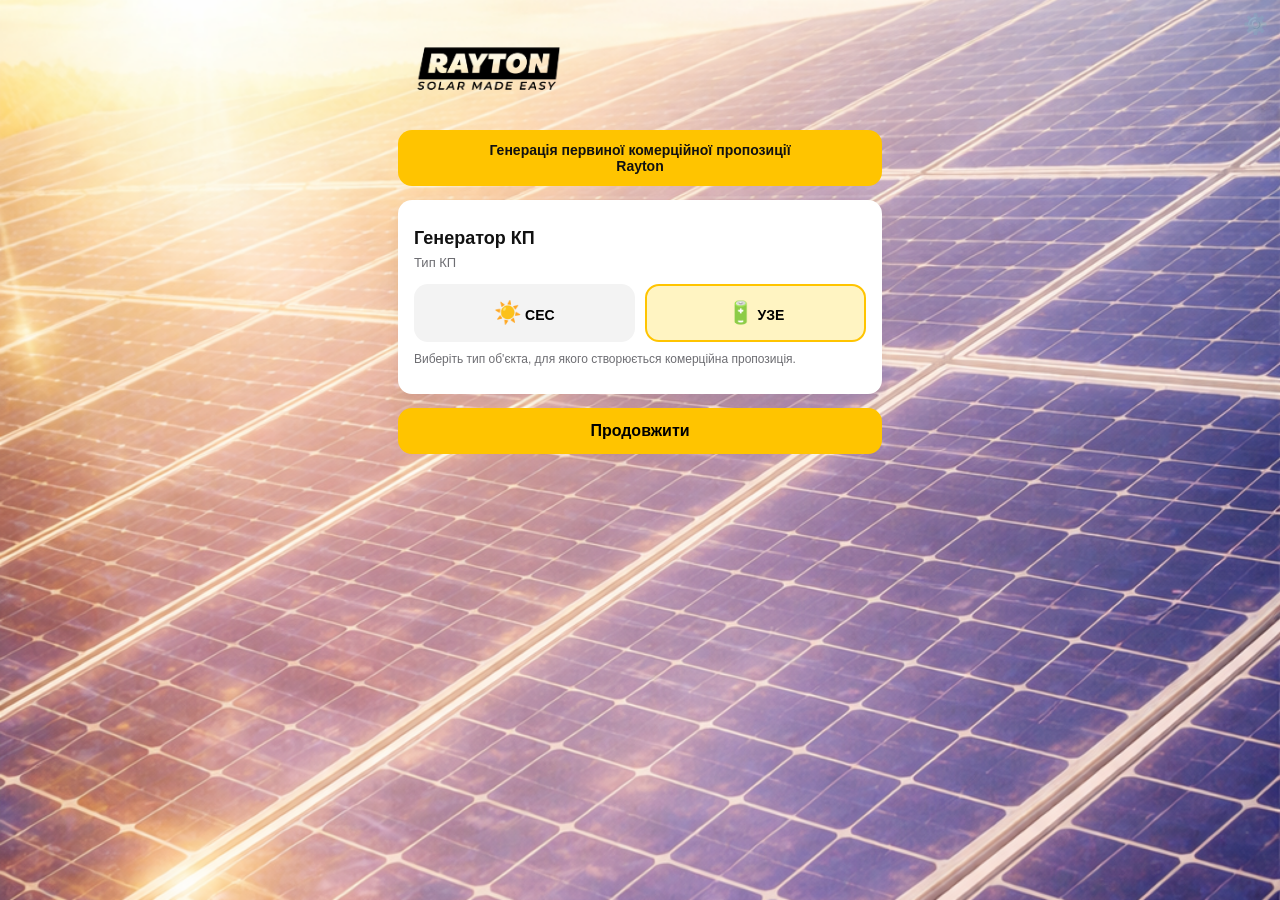
<file: webappKP generator/index.html>
<!DOCTYPE html>
<html lang="uk">
<head>
  <meta charset="UTF-8" />
  <meta name="viewport" content="width=device-width, initial-scale=1, maximum-scale=1" />
  <title>Rayton — Генератор КП</title>

  <script src="https://telegram.org/js/telegram-web-app.js"></script>
  <link rel="stylesheet" href="css/telegram.css" />
  <script src="js/auth.js" defer></script>
  <script src="js/app.js" defer></script>
</head>

<body>

<div class="app">

  <!-- Logo -->
  <div class="logo-wrap">
    <img src="logo.png" class="logo" alt="Rayton">
  </div>

  <!-- Yellow banner -->
  <div class="banner">
    Генерація первиної комерційної пропозиції<br>
    <strong>Rayton</strong>
  </div>

  <!-- Main card -->
  <div class="card">

    <h1 class="title">Генератор КП</h1>

    <div class="subtitle">
      Тип КП
    </div>

    <div class="type-grid">

      <button
        class="type-card"
        id="ses"
        type="button"
        onclick="selectType('ses')"
      >
        <span class="type-icon">☀️</span>
        <span class="type-name">СЕС</span>
      </button>

      <button
        class="type-card active"
        id="uze"
        type="button"
        onclick="selectType('uze')"
      >
        <span class="type-icon">🔋</span>
        <span class="type-name">УЗЕ</span>
      </button>

    </div>

    <p class="hint">
      Виберіть тип об'єкта, для якого створюється комерційна пропозиція.
    </p>

  </div>

  <!-- Settings -->
  <a href="settings.html" style="position:fixed;top:12px;right:12px;font-size:20px;text-decoration:none;opacity:0.4;z-index:100">⚙️</a>

  <!-- Button -->
  <button class="primary-btn" onclick="goNext()">
    Продовжити
  </button>

</div>

</body>
</html>
</file>
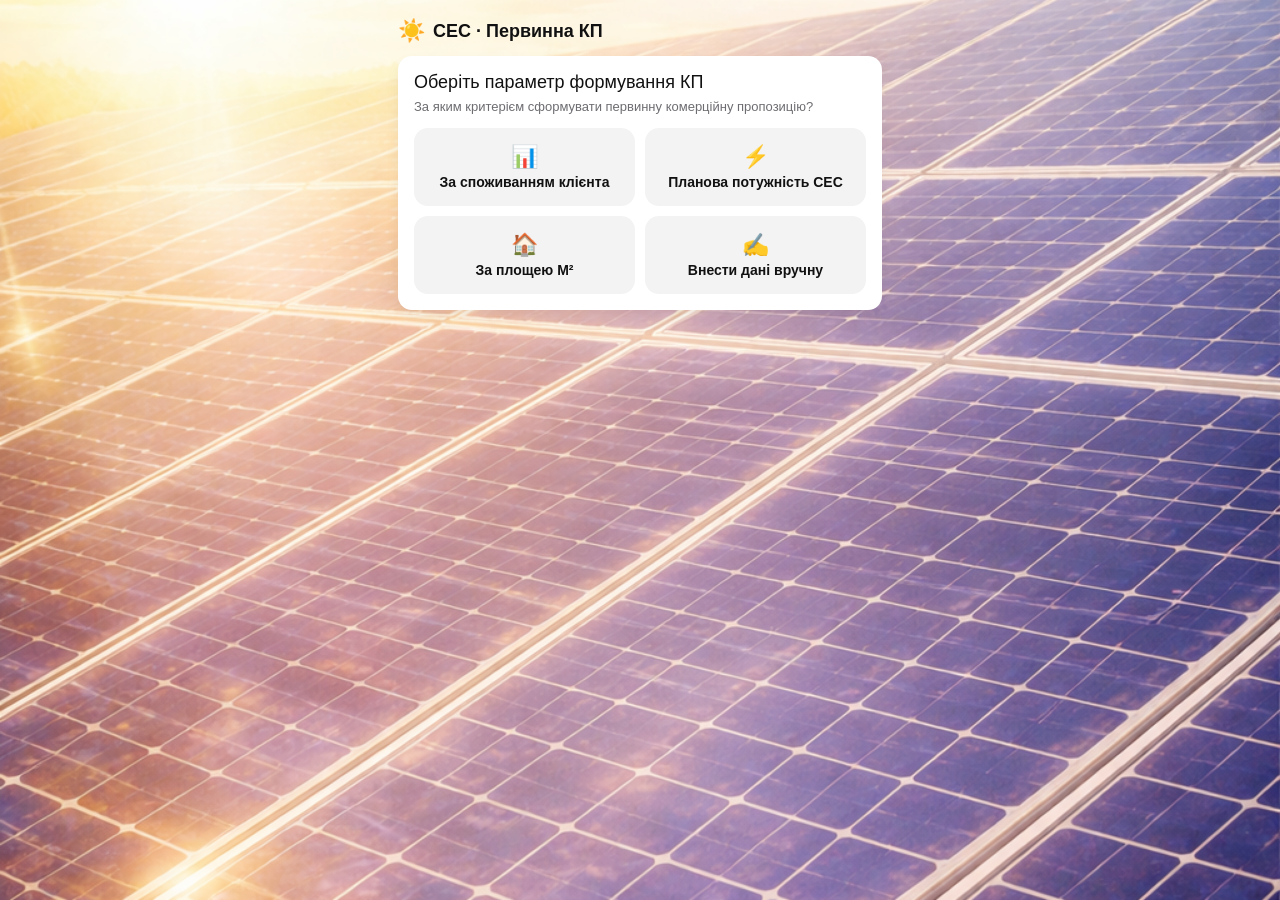
<file: webappKP generator/ses/index.html>
<!DOCTYPE html>
<html lang="uk">
<head>
  <meta charset="UTF-8" />
  <meta name="viewport" content="width=device-width, initial-scale=1, maximum-scale=1" />
  <title>СЕС — Первинна КП</title>

  <script src="https://telegram.org/js/telegram-web-app.js"></script>
  <link rel="stylesheet" href="../css/telegram.css" />

  <!-- Global logic -->
  <script src="../js/app.js" defer></script>

  <!-- Page specific logic -->
  <script src="../js/ses/index.js" defer></script>
</head>

<body>

<div class="app">

  <!-- Header -->
  <div class="page-header">
    <span class="page-icon">☀️</span>
    <h1 class="page-title">СЕС · Первинна КП</h1>
  </div>

  <!-- Router card -->
  <div class="card">

    <div class="title">
      Оберіть параметр формування КП
    </div>

    <div class="subtitle">
      За яким критерієм сформувати первинну комерційну пропозицію?
    </div>

    <div class="type-grid">

      <div class="type-card" data-target="consumption.html" role="button">
        <div class="type-icon">📊</div>
        <div class="type-name">За споживанням клієнта</div>
      </div>

      <div class="type-card" data-target="power.html" role="button">
        <div class="type-icon">⚡</div>
        <div class="type-name">Планова потужність СЕС</div>
      </div>

      <div class="type-card" data-target="roof.html" role="button">
        <div class="type-icon">🏠</div>
        <div class="type-name">За площею М²</div>
      </div>

      <!-- 🔥 Новий режим -->
      <div class="type-card" data-target="manual.html" role="button">
        <div class="type-icon">✍️</div>
        <div class="type-name">Внести дані вручну</div>
      </div>

    </div>

  </div>

</div>

</body>
</html>
</file>
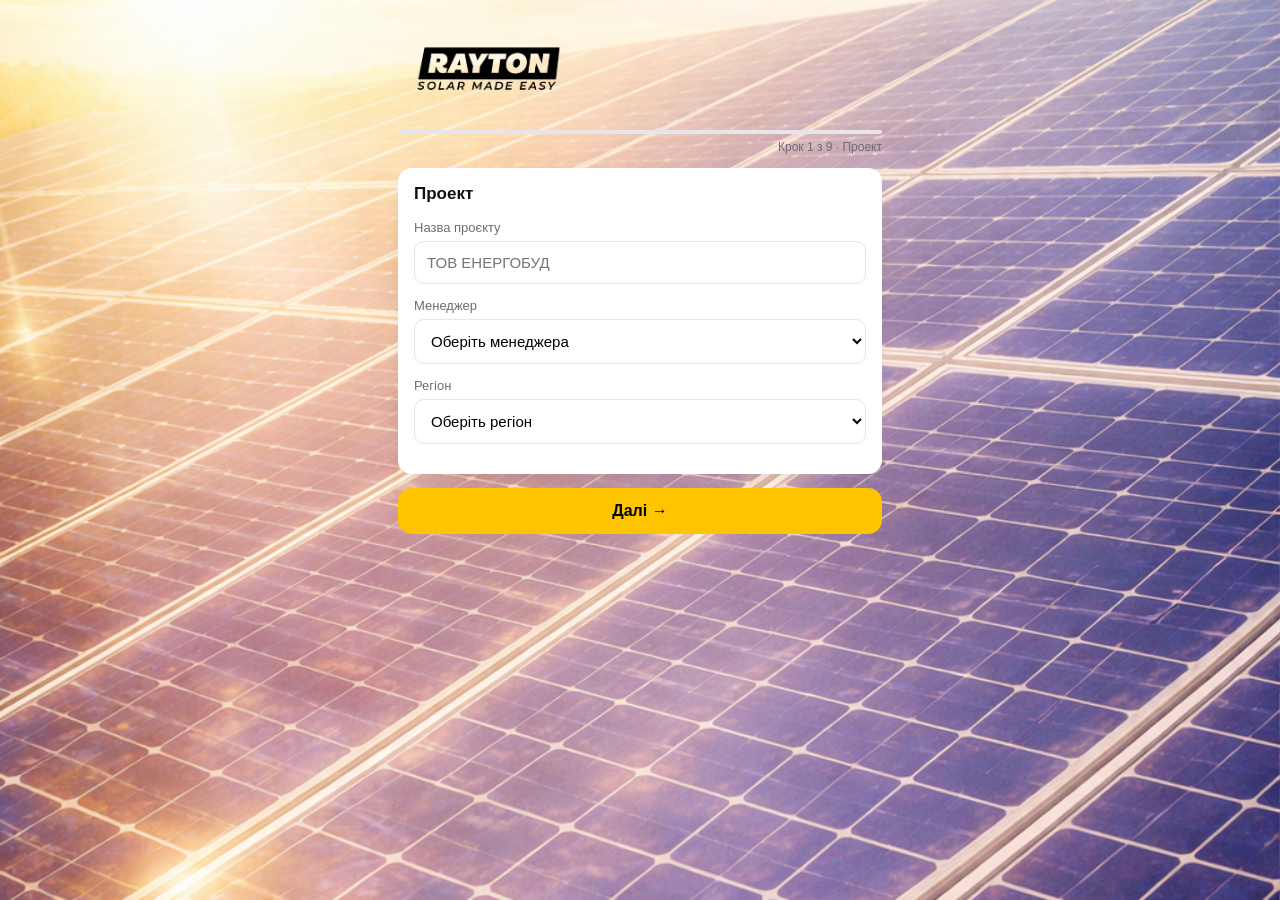
<file: webappKP generator/ses2/index.html>
<!DOCTYPE html>
<html lang="uk">
<head>
  <meta charset="UTF-8" />
  <meta name="viewport" content="width=device-width, initial-scale=1, maximum-scale=1" />
  <title>СЕС — Генератор КП</title>

  <script src="https://telegram.org/js/telegram-web-app.js"></script>
  <link rel="stylesheet" href="../css/telegram.css" />
  <link rel="stylesheet" href="ses.css" />
</head>

<body>
<div class="app">

  <!-- LOGO -->
  <div class="logo-wrap">
    <img src="../logo.png" class="logo" alt="Rayton">
  </div>

  <!-- PROGRESS BAR -->
  <div class="progress-wrap">
    <div class="progress-bar" id="progressBar"></div>
  </div>
  <div class="step-label" id="stepLabel"></div>

  <!-- ==================== STEP 1: ПРОЕКТ ==================== -->
  <div class="step" id="step1">
    <div class="card">
      <div class="step-title">Проект</div>

      <div class="field">
        <label>Назва проєкту</label>
        <input id="project_name" type="text" placeholder="ТОВ ЕНЕРГОБУД" autocomplete="off" />
      </div>

      <div class="field">
        <label>Менеджер</label>
        <select id="manager">
          <option value="">Оберіть менеджера</option>
          <option>Петров Дмитро</option>
          <option>Тубіш Микола</option>
          <option>Сидоров Максим</option>
          <option>Достовалов Олександр</option>
          <option>Стоцький Віталій</option>
          <option>Павлов Дмитро</option>
          <option>Лисенко Юрій</option>
        </select>
      </div>

      <div class="field">
        <label>Регіон</label>
        <select id="region">
          <option value="">Оберіть регіон</option>
          <option>Вінницька область</option>
          <option>Волинська область</option>
          <option>Дніпропетровська область</option>
          <option>Донецька область</option>
          <option>Житомирська область</option>
          <option>Закарпатська область</option>
          <option>Запорізька область</option>
          <option>Івано-Франківська область</option>
          <option>м. Київ</option>
          <option>Київська область</option>
          <option>Кіровоградська область</option>
          <option>Львівська область</option>
          <option>Миколаївська область</option>
          <option>Одеська область</option>
          <option>Полтавська область</option>
          <option>Рівненська область</option>
          <option>Сумська область</option>
          <option>Тернопільська область</option>
          <option>Харківська область</option>
          <option>Херсонська область</option>
          <option>Хмельницька область</option>
          <option>Черкаська область</option>
          <option>Чернівецька область</option>
          <option>Чернігівська область</option>
        </select>
      </div>
    </div>
  </div>

  <!-- ==================== STEP 2: РЕЖИМ ==================== -->
  <div class="step" id="step2" style="display:none">
    <div class="card">
      <div class="step-title">Режим розрахунку</div>
      <div class="subtitle">За яким критерієм формуємо КП?</div>

      <div class="mode-grid">
        <div class="mode-card" data-mode="consumption">
          <div class="mode-icon">📊</div>
          <div class="mode-name">За споживанням</div>
          <div class="mode-hint">МВт·год/місяць</div>
        </div>
        <div class="mode-card" data-mode="power">
          <div class="mode-icon">⚡</div>
          <div class="mode-name">Планова потужність</div>
          <div class="mode-hint">кВт DC</div>
        </div>
        <div class="mode-card" data-mode="roof">
          <div class="mode-icon">🏠</div>
          <div class="mode-name">За площею</div>
          <div class="mode-hint">м² даху</div>
        </div>
        <div class="mode-card" data-mode="manual">
          <div class="mode-icon">✍️</div>
          <div class="mode-name">Вручну</div>
          <div class="mode-hint">панелі + інвертори</div>
        </div>
      </div>
    </div>
  </div>

  <!-- ==================== STEP 3: ПАРАМЕТРИ ==================== -->
  <div class="step" id="step3" style="display:none">
    <div class="card">
      <div class="step-title" id="step3Title">Параметри</div>

      <!-- consumption -->
      <div id="param_consumption" class="param-block" style="display:none">
        <div class="field">
          <label>Місячне споживання клієнта (МВт·год/місяць)</label>
          <input id="monthly_consumption" type="number" min="10" step="0.5" placeholder="Наприклад: 12" />
          <div class="field-hint">Мінімум 10 МВт·год</div>
        </div>
      </div>

      <!-- power -->
      <div id="param_power" class="param-block" style="display:none">
        <div class="field">
          <label>Планова потужність СЕС (кВт DC)</label>
          <input id="planned_power" type="number" min="50" step="10" placeholder="Наприклад: 500" />
        </div>
      </div>

      <!-- roof -->
      <div id="param_roof" class="param-block" style="display:none">
        <div class="field">
          <label>Площа (м²)</label>
          <input id="roof_area" type="number" min="100" step="10" placeholder="Наприклад: 1200" />
        </div>
        <div class="field">
          <label>Тип даху</label>
          <select id="roof_type">
            <option value="">Оберіть тип</option>
            <option value="tilted">Під нахилом</option>
            <option value="flat">Без нахилу (плоский)</option>
          </select>
        </div>
        <div class="info-box" id="roofCalcHint" style="display:none"></div>
      </div>

      <!-- manual -->
      <div id="param_manual" class="param-block" style="display:none">

        <div class="field">
          <label>Тип панелей</label>
          <select id="manual_module">
            <option value="">Оберіть панель</option>
          </select>
        </div>

        <!-- Перемикач режиму введення -->
        <div class="input-mode-toggle">
          <button class="input-mode-btn active" data-input-mode="qty">За кількістю панелей</button>
          <button class="input-mode-btn" data-input-mode="power">За потужністю кВт</button>
        </div>

        <!-- Введення к-сті панелей -->
        <div id="inputByQty" class="field">
          <label>Кількість панелей</label>
          <input id="manual_panel_qty" type="number" min="1" placeholder="Наприклад: 400" />
        </div>

        <!-- Введення потужності -->
        <div id="inputByPower" class="field" style="display:none">
          <label>Потужність СЕС (кВт DC)</label>
          <input id="manual_dc_power" type="number" min="50" step="10" placeholder="Наприклад: 250" />
        </div>

        <div class="info-box" id="manualDCBox" style="display:none"></div>
      </div>
    </div>
  </div>

  <!-- ==================== STEP 4: ОБЛАДНАННЯ ==================== -->
  <div class="step" id="step4" style="display:none">
    <div class="card">
      <div class="step-title">Обладнання</div>

      <!-- Панелі (тільки для не-manual режимів) -->
      <div id="moduleField" class="field">
        <label>Тип фотомодулів</label>
        <select id="module_type">
          <option value="">Оберіть панель</option>
        </select>
      </div>

      <div class="field">
        <label>Тип СЕС</label>
        <select id="ses_type">
          <option value="roof">Дахова</option>
          <option value="ground">Наземна</option>
        </select>
      </div>

      <div class="field">
        <label>Матеріали</label>
        <select id="material_type">
          <option value="dc_ac">DC та AC</option>
          <option value="dc">Тільки DC</option>
        </select>
      </div>

      <div class="field">
        <label>Система регулювання потужності</label>
        <select id="power_regulation">
          <option>Лічильник + Трансформатори струму (3шт)</option>
        </select>
      </div>

      <div class="field">
        <label>Пристрій моніторингу</label>
        <select id="monitoring_device">
          <option>Huawei Smart Dongle</option>
        </select>
      </div>
    </div>
  </div>

  <!-- ==================== STEP 5: ІНВЕРТОРИ ==================== -->
  <div class="step" id="step5" style="display:none">
    <div class="card">
      <div class="step-title">Інвертори</div>

      <!-- Авто-підбір результат -->
      <div class="inverter-suggestion" id="inverterSuggestion">
        <div class="suggestion-header">
          <span class="suggestion-icon">⚡</span>
          <span>Підібрано автоматично</span>
        </div>
        <div id="inverterCards" class="inverter-cards"></div>
        <div class="inverter-summary" id="inverterSummary"></div>
        <div class="ratio-bar" id="ratioBar"></div>

        <div class="suggestion-actions">
          <button class="btn-accept" id="btnAccept">Прийняти</button>
          <button class="btn-override" id="btnOverride">Змінити вручну</button>
        </div>
      </div>

      <!-- Ручний вибір (прихований за замовчуванням) -->
      <div id="inverterManual" style="display:none">
        <div class="manual-header">
          <button class="btn-back-auto" id="btnBackAuto">← Повернути авто</button>
        </div>

        <div class="inverter-row-wrap" id="inv1Wrap">
          <div class="field inverter-row">
            <select id="inv1_model" class="inv-model">
              <option value="">— не вибрано —</option>
            </select>
            <input id="inv1_qty" type="number" min="0" max="20" placeholder="К-сть" class="inv-qty" />
          </div>
        </div>
        <div class="inverter-row-wrap" id="inv2Wrap">
          <div class="field inverter-row">
            <select id="inv2_model" class="inv-model">
              <option value="">— не вибрано —</option>
            </select>
            <input id="inv2_qty" type="number" min="0" max="20" placeholder="К-сть" class="inv-qty" />
          </div>
        </div>
        <div class="inverter-row-wrap" id="inv3Wrap">
          <div class="field inverter-row">
            <select id="inv3_model" class="inv-model">
              <option value="">— не вибрано —</option>
            </select>
            <input id="inv3_qty" type="number" min="0" max="20" placeholder="К-сть" class="inv-qty" />
          </div>
        </div>

        <div class="inverter-summary manual-summary" id="manualSummary"></div>
        <div class="ratio-bar" id="manualRatioBar"></div>
      </div>
    </div>
  </div>

  <!-- ==================== STEP 6: КРІПЛЕННЯ ==================== -->
  <div class="step" id="step6" style="display:none">
    <div class="card">
      <div class="step-title">Кріплення</div>

      <!-- Підказка: скільки панелей підібрано -->
      <div class="info-box" id="mountPanelHint"></div>

      <div class="field" style="margin-top:12px">
        <label>Типи кріплення та розподіл панелей</label>

        <div id="mountList"></div>

        <button type="button" class="btn-add-mount" id="btnAddMount">+ Додати тип кріплення</button>

        <div class="mount-summary" id="mountSummary" style="display:none"></div>
      </div>
    </div>
  </div>

  <!-- ==================== STEP 7: ЦІНА ==================== -->
  <div class="step" id="step7" style="display:none">
    <div class="card">
      <div class="step-title">Ціна</div>

      <div class="field">
        <label>Валюта</label>
        <div class="currency-toggle">
          <button class="currency-btn active" data-currency="USD">$ USD</button>
          <button class="currency-btn" data-currency="EUR">€ EUR</button>
        </div>
      </div>

      <div class="field">
        <label>ПДВ</label>
        <div class="currency-toggle">
          <button class="vat-btn active" data-vat="with">з ПДВ</button>
          <button class="vat-btn" data-vat="without">без ПДВ</button>
        </div>
      </div>

      <div class="field">
        <label id="priceLabel">Ціна за кВт ($ з ПДВ)</label>
        <input id="price_per_kw" type="number" min="200" max="600" step="10" placeholder="Наприклад: 380" />
        <div class="field-hint">Цільова вартість 1 кВт потужності СЕС</div>
      </div>
    </div>
  </div>

  <!-- ==================== STEP 8: ЕКОНОМІКА ==================== -->
  <div class="step" id="step8" style="display:none">
    <div class="card">
      <div class="step-title">Економіка</div>
      <div class="subtitle">Дані для розрахунку окупності в КП</div>

      <div class="field">
        <label>Поточний тариф клієнта (грн/кВт·год)</label>
        <input id="tariff_now" type="number" min="1" max="30" step="0.1" placeholder="Наприклад: 10" />
        <div class="field-hint">Скільки зараз платить клієнт за електроенергію</div>
      </div>

      <div class="field">
        <label>Включити кредитування в КП?</label>
        <div class="currency-toggle">
          <button class="credit-btn active" data-credit="no">Без кредиту</button>
          <button class="credit-btn" data-credit="yes">З кредитом</button>
        </div>
      </div>

      <div id="creditFields" style="display:none">
        <div class="field">
          <label>Відсоткова ставка (%/рік)</label>
          <input id="credit_rate" type="number" min="1" max="40" step="0.5" value="9" placeholder="9" />
          <div class="field-hint">Річна ставка по кредиту (за замовчуванням 9%)</div>
        </div>
        <div class="field">
          <label>Термін кредиту (місяців)</label>
          <input id="credit_months" type="number" min="6" max="120" step="6" value="60" placeholder="60" />
          <div class="field-hint">Зазвичай 24–84 місяці</div>
        </div>
      </div>

      <div class="info-box" id="economyHint" style="display:none"></div>

      <!-- Візуалізація СЕС -->
      <div class="field" style="margin-top:4px">
        <label>Візуалізація СЕС (необов'язково)</label>
        <div class="img-upload-wrap" id="imgUploadWrap">
          <input type="file" id="custom_image" accept="image/*" class="img-file-input" />
          <label for="custom_image" class="img-upload-btn" id="imgUploadBtn">
            <span class="img-upload-icon">📷</span>
            <span id="imgUploadLabel">Додати картинку від техвідділу</span>
          </label>
          <div class="img-preview-wrap" id="imgPreviewWrap" style="display:none">
            <img id="imgPreview" class="img-preview" alt="Візуалізація" />
            <button type="button" class="img-remove-btn" id="imgRemoveBtn">✕ Видалити</button>
          </div>
        </div>
        <div class="field-hint">Буде вставлена в КП замість placeholder {{custom_image}}</div>
      </div>
    </div>
  </div>

  <!-- ==================== STEP 9: ПІДТВЕРДЖЕННЯ ==================== -->
  <div class="step" id="step9" style="display:none">
    <div class="card">
      <div class="step-title">Підтвердження</div>
      <div class="summary-block" id="summaryBlock"></div>
    </div>
  </div>

  <!-- НАВІГАЦІЯ -->
  <div class="nav-wrap">
    <button class="nav-btn back-btn" id="btnBack" style="display:none">← Назад</button>
    <button class="nav-btn next-btn" id="btnNext">Далі →</button>
  </div>

</div>

<script src="ses.js"></script>
</body>
</html>
</file>
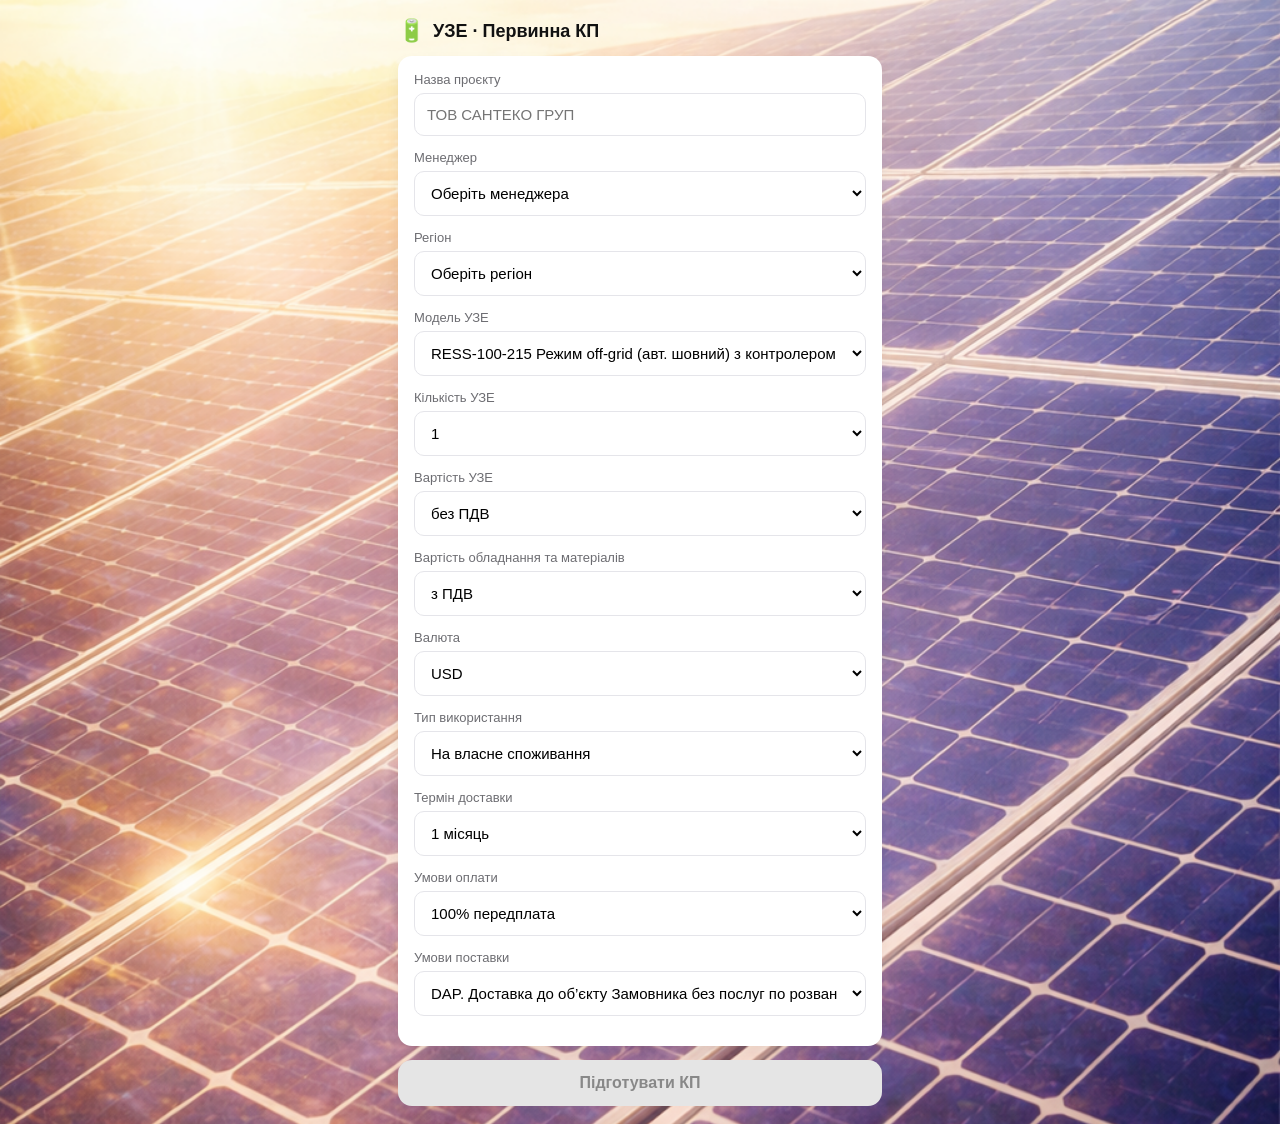
<file: webappKP generator/uze/index.html>
<!DOCTYPE html>
<html lang="uk">
<head>
  <meta charset="UTF-8" />
  <meta name="viewport" content="width=device-width, initial-scale=1, maximum-scale=1" />
  <title>УЗЕ — Первинна КП</title>

  <script src="https://telegram.org/js/telegram-web-app.js"></script>
  <link rel="stylesheet" href="../css/telegram.css" />
  <script src="../js/app.js" defer></script>
</head>

<body>

<div class="app">

  <!-- Header -->
  <div class="page-header">
    <span class="page-icon">🔋</span>
    <h1 class="page-title">УЗЕ · Первинна КП</h1>
  </div>

  <!-- Form card -->
  <div class="card form-card">

    <!-- Назва проєкту -->
    <div class="field">
      <label for="project_name">Назва проєкту</label>
      <input id="project_name" type="text" placeholder="ТОВ САНТЕКО ГРУП" />
    </div>

    <!-- Менеджер -->
    <div class="field">
      <label for="manager">Менеджер</label>
      <select id="manager">
        <option value="">Оберіть менеджера</option>
        <option>Петров Дмитро</option>
        <option>Тубіш Микола</option>
        <option>Сидоров Максим</option>
        <option>Достовалов Олександр</option>
        <option>Стоцький Віталій</option>
        <option>Павлов Дмитро</option>
        <option>Лисенко Юрій</option>
      </select>
    </div>

    <!-- Регіон -->
    <div class="field">
      <label for="region">Регіон</label>
      <select id="region">
        <option value="">Оберіть регіон</option>
        <option>Вінницька область</option>
        <option>Волинська область</option>
        <option>Дніпропетровська область</option>
        <option>Житомирська область</option>
        <option>Закарпатська область</option>
        <option>м. Київ</option>
        <option>Київська область</option>
        <option>Кіровоградська область</option>
        <option>Львівська область</option>
        <option>Одеська область</option>
        <option>Полтавська область</option>
        <option>Івано-Франківська область</option>
        <option>Рівненська область</option>
        <option>Тернопільська область</option>
        <option>Хмельницька область</option>
        <option>Черкаська область</option>
        <option>Чернівецька область</option>
        <option>Чернігівська область</option>
        <option>Запорізька область</option>
        <option>Миколаївська область</option>
        <option>Сумська область</option>
        <option>Харківська область</option>
        <option>Херсонська область</option>
      </select>
    </div>

    <!-- Модель УЗЕ -->
    <div class="field">
      <label for="uze_model">Модель УЗЕ</label>
      <select id="uze_model">
        <option>RESS-100-215 Режим off-grid (авт. шовний) з контролером</option>
        <option>RESS-100-215 Режим off-grid (ручний) без контролера</option>
        <option>RESS-125-241 (з контролером)</option>
        <option>RESS-125-241 (без контролера)</option>
        <option>RESS-1125-2170 Режим off-grid (шовний)</option>
        <option>RESS-1125-2170 Режим off-grid (безшовний)</option>
        <option>RESS-100-233L</option>
        <option>RESS-80-241</option>
        <option>RESS-2500-5015</option>
        <option>RESS-1000-4180</option>
        <option>RESS-1250-4180</option>
        <option>RESS-1500-4180</option>
        <option>RESS-1000-5015</option>
        <option>RESS-1250-5015</option>
        <option>RESS-1500-5015</option>
        <option>RESS-1725-3344</option>
      </select>
    </div>

    <!-- Кількість УЗЕ -->
    <div class="field">
      <label for="uze_qty">Кількість УЗЕ</label>
      <select id="uze_qty">
        <option value="1">1</option>
        <option value="2">2</option>
        <option value="3">3</option>
        <option value="4">4</option>
        <option value="5">5</option>
        <option value="6">6</option>
        <option value="7">7</option>
        <option value="8">8</option>
        <option value="9">9</option>
        <option value="10">10</option>
<option value="11">11</option>
<option value="12">12</option>
<option value="13">13</option>
<option value="14">14</option>
<option value="15">15</option>
<option value="16">16</option>
<option value="17">17</option>
<option value="18">18</option>
<option value="19">19</option>
<option value="20">20</option>
<option value="21">21</option>
<option value="22">22</option>
<option value="23">23</option>
<option value="24">24</option>
<option value="25">25</option>
<option value="26">26</option>
<option value="27">27</option>
<option value="28">28</option>
<option value="29">29</option>
<option value="30">30</option>
<option value="31">31</option>
<option value="32">32</option>
<option value="33">33</option>
<option value="34">34</option>
<option value="35">35</option>
<option value="36">36</option>
<option value="37">37</option>
<option value="38">38</option>
<option value="39">39</option>
<option value="40">40</option>
<option value="41">41</option>
<option value="42">42</option>
<option value="43">43</option>
<option value="44">44</option>
<option value="45">45</option>
<option value="46">46</option>
<option value="47">47</option>
<option value="48">48</option>
<option value="49">49</option>
<option value="50">50</option>
      </select>
      <div id="qtyError" class="qty-error"></div>
    </div>

 <!-- Вартість УЗЕ -->
<div class="field">
  <label for="uze_vat">Вартість УЗЕ</label>
  <select id="uze_vat">
    <option value="без ПДВ" selected>без ПДВ</option>
    <option value="з ПДВ">з ПДВ</option>
  </select>
</div>

<!-- Обладнання та матеріали -->
<div class="field">
  <label for="equipment_vat">Вартість обладнання та матеріалів</label>
  <select id="equipment_vat">
    <option value="з ПДВ" selected>з ПДВ</option>
    <option value="без ПДВ">без ПДВ</option>
  </select>
</div>


    <!-- Валюта -->
    <div class="field">
      <label for="currency">Валюта</label>
      <select id="currency">
        <option>USD</option>
        <option>EUR</option>
      </select>
    </div>

   <!-- Тип використання -->
<div class="field">
  <label for="usage_type">Тип використання</label>
  <select id="usage_type">
    <option value="На власне споживання" selected>
      На власне споживання
    </option>
    <option value="Арбітраж на підприємстві">
      Арбітраж на підприємстві
    </option>
  </select>
</div>


    <!-- Термін доставки -->
    <div class="field">
      <label for="delivery_term">Термін доставки</label>
      <select id="delivery_term">
        <option>1 місяць</option>
        <option>2 місяці</option>
        <option>3 місяці</option>
        <option>3–4 місяці</option>
        <option>3,5–4 місяці</option>
        <option>4–4,5 місяця</option>
        <option>4–5 місяців</option>
        <option>5 місяців</option>
        <option>4,5–6 місяців</option>
      </select>
    </div>

    <!-- Умови оплати -->
    <div class="field">
      <label for="payment_terms">Умови оплати</label>
      <select id="payment_terms">
        <option>100% передплата</option>
        <option>30% аванс, 70% перед відвантаженням з заводу</option>
      </select>
    </div>

    <!-- Умови поставки -->
    <div class="field">
      <label for="delivery_terms">Умови поставки</label>
      <select id="delivery_terms">
        <option>DAP. Доставка до об’єкту Замовника без послуг по розвантаженню</option>
      </select>
    </div>

  </div>

  <button class="primary-btn" id="submitBtn">
    Підготувати КП
  </button>

</div>

</body>
</html>
</file>
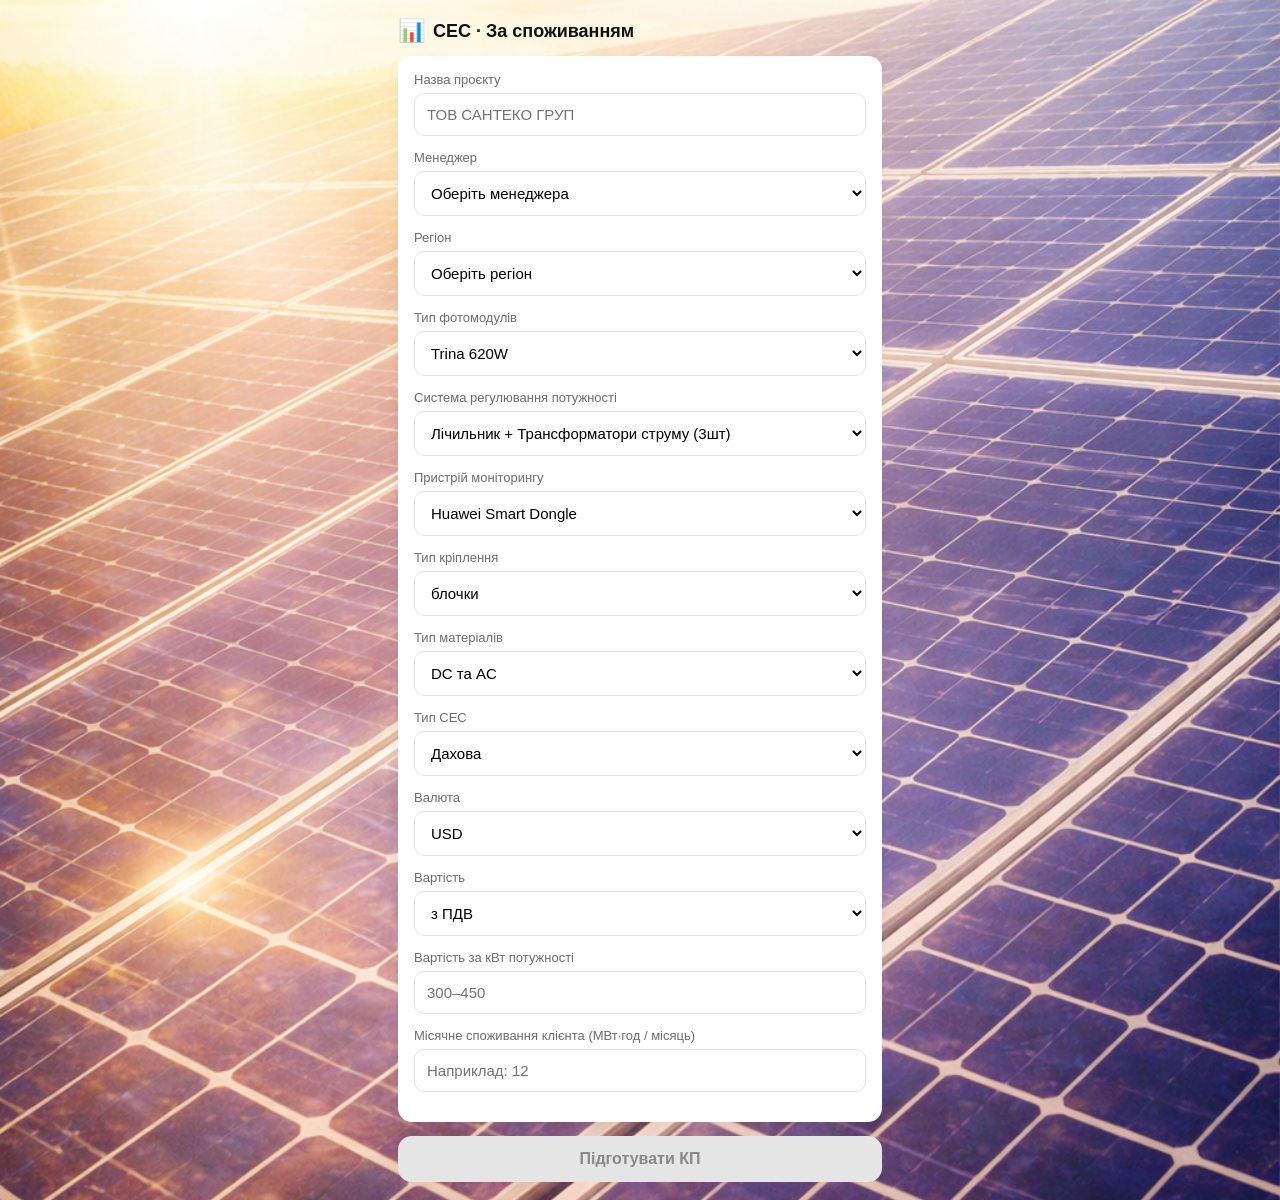
<file: webappKP generator/ses/consumption.html>
<!DOCTYPE html>
<html lang="uk">
<head>
  <meta charset="UTF-8" />
  <meta name="viewport" content="width=device-width, initial-scale=1, maximum-scale=1" />
  <title>СЕС — За споживанням</title>

  <script src="https://telegram.org/js/telegram-web-app.js"></script>
  <link rel="stylesheet" href="../css/telegram.css" />
  <script src="../js/auth.js" defer></script>

  <!-- Global logic -->
  <script src="../js/app.js" defer></script>

  <!-- Catalog + calculation engine -->
  <script src="../js/catalog.js" defer></script>
  <script src="../js/calculate-engine.js" defer></script>

  <!-- Page specific logic -->
  <script src="../js/ses/consumption.js" defer></script>
</head>

<body>

<div class="app">

  <div class="page-header">
    <span class="page-icon">📊</span>
    <h1 class="page-title">СЕС · За споживанням</h1>
  </div>

  <div class="card form-card">

    <!-- Назва -->
    <div class="field">
      <label for="project_name">Назва проєкту</label>
      <input id="project_name" type="text" placeholder="ТОВ САНТЕКО ГРУП" />
    </div>

    <!-- Менеджер -->
    <div class="field">
      <label for="manager">Менеджер</label>
      <select id="manager">
        <option value="">Оберіть менеджера</option>
      </select>
    </div>

    <!-- Регіон -->
    <div class="field">
      <label for="region">Регіон</label>
      <select id="region">
        <option value="">Оберіть регіон</option>
        <option>Вінницька область</option>
        <option>Волинська область</option>
        <option>Дніпропетровська область</option>
        <option>Житомирська область</option>
        <option>Закарпатська область</option>
        <option>м. Київ</option>
        <option>Київська область</option>
        <option>Кіровоградська область</option>
        <option>Львівська область</option>
        <option>Одеська область</option>
        <option>Полтавська область</option>
        <option>Івано-Франківська область</option>
        <option>Рівненська область</option>
        <option>Тернопільська область</option>
        <option>Хмельницька область</option>
        <option>Черкаська область</option>
        <option>Чернівецька область</option>
        <option>Чернігівська область</option>
        <option>Запорізька область</option>
        <option>Миколаївська область</option>
        <option>Сумська область</option>
        <option>Харківська область</option>
        <option>Херсонська область</option>
      </select>
    </div>

    <!-- Фотомодулі -->
<div class="field">
  <label for="module_type">Тип фотомодулів</label>
  <select id="module_type">
    <option value="">Оберіть панель</option>
        <option value="Фотоелектричні модулі Тrina 575W" data-watt="575">Тrina 575W</option>
        <option value="Фотоелектричні модулі Тrina 580W" data-watt="580">Тrina 580W</option>
        <option value="Фотоелектричні модулі Тrina 610W" data-watt="610">Тrina 610W</option>
        <option value="Фотоелектричні модулі Тrina 710W" data-watt="710">Тrina 710W</option>
        <option value="Фотоелектричні модулі JA 625W" data-watt="625">JA 625W</option>
        <option value="Фотоелектричні модулі Longi 580W" data-watt="580">Longi 580W</option>
        <option value="Фотоелектричні модулі Longi 610W" data-watt="610">Longi 610W</option>
        <option value="Фотоелектричні модулі Trina 625W" data-watt="625">Trina 625W</option>
        <option value="Фотоелектричні модулі Trina 620W" data-watt="620" selected>Trina 620W</option>
      </select>
</div>


    <!-- Регулювання -->
    <div class="field">
      <label for="power_regulation">Система регулювання потужності</label>
      <select id="power_regulation">
        <option>Лічильник + Трансформатори струму (3шт)</option>
      </select>
    </div>

    <!-- Моніторинг -->
    <div class="field">
      <label for="monitoring_device">Пристрій моніторингу</label>
      <select id="monitoring_device">
        <option selected>Huawei Smart Dongle</option>
      </select>
    </div>

    <!-- Кріплення -->
    <div class="field">
      <label for="mount_type">Тип кріплення</label>
      <select id="mount_type">
        <option>блочки</option>
        <option>сітка</option>
        <option>баластна сітка</option>
        <option>баластна сітка з противагою</option>
        <option>гвинт-шуруп</option>
        <option>схід-захід</option>
        <option>схід-захід (без баласту) деш.</option>
        <option>схід-захід (без баласту) дор.</option>
        <option>з підйомом</option>
        <option>з підйомом без баласту</option>
        <option>наземка</option>
        <option>наземка схід-захід</option>
      </select>
    </div>

    <!-- Матеріали -->
    <div class="field">
      <label for="material_type">Тип матеріалів</label>
      <select id="material_type">
        <option>DC та AC</option>
        <option>DC</option>
      </select>
    </div>

    <!-- Тип СЕС -->
    <div class="field">
      <label for="ses_type">Тип СЕС</label>
      <select id="ses_type">
        <option selected>Дахова</option>
        <option>Наземна</option>
      </select>
    </div>

      <!-- Валюта -->
    <div class="field">
      <label for="currency">Валюта</label>
      <select id="currency">
        <option>USD</option>
        <option>EUR</option>
      </select>
    </div>

    <!-- ПДВ -->
    <div class="field">
      <label for="price_vat_type">Вартість</label>
      <select id="price_vat_type">
        <option selected>з ПДВ</option>
      </select>
    </div>

    <!-- Ціна за кВт -->
    <div class="field">
      <label for="price_per_kw">Вартість за кВт потужності</label>
      <input
        id="price_per_kw"
        type="number"
        min="300"
        max="450"
        placeholder="300–450"
      />
    </div>

    <!-- Місячне споживання -->
    <div class="field">
      <label for="monthly_consumption">
        Місячне споживання клієнта (МВт·год / місяць)
      </label>
      <input
        id="monthly_consumption"
        type="number"
        min="10"
        step="0.1"
        placeholder="Наприклад: 12"
      />
    </div>

  </div>

  <button class="primary-btn" id="submitBtn" disabled>
    Підготувати КП
  </button>

</div>

</body>
</html>
</file>
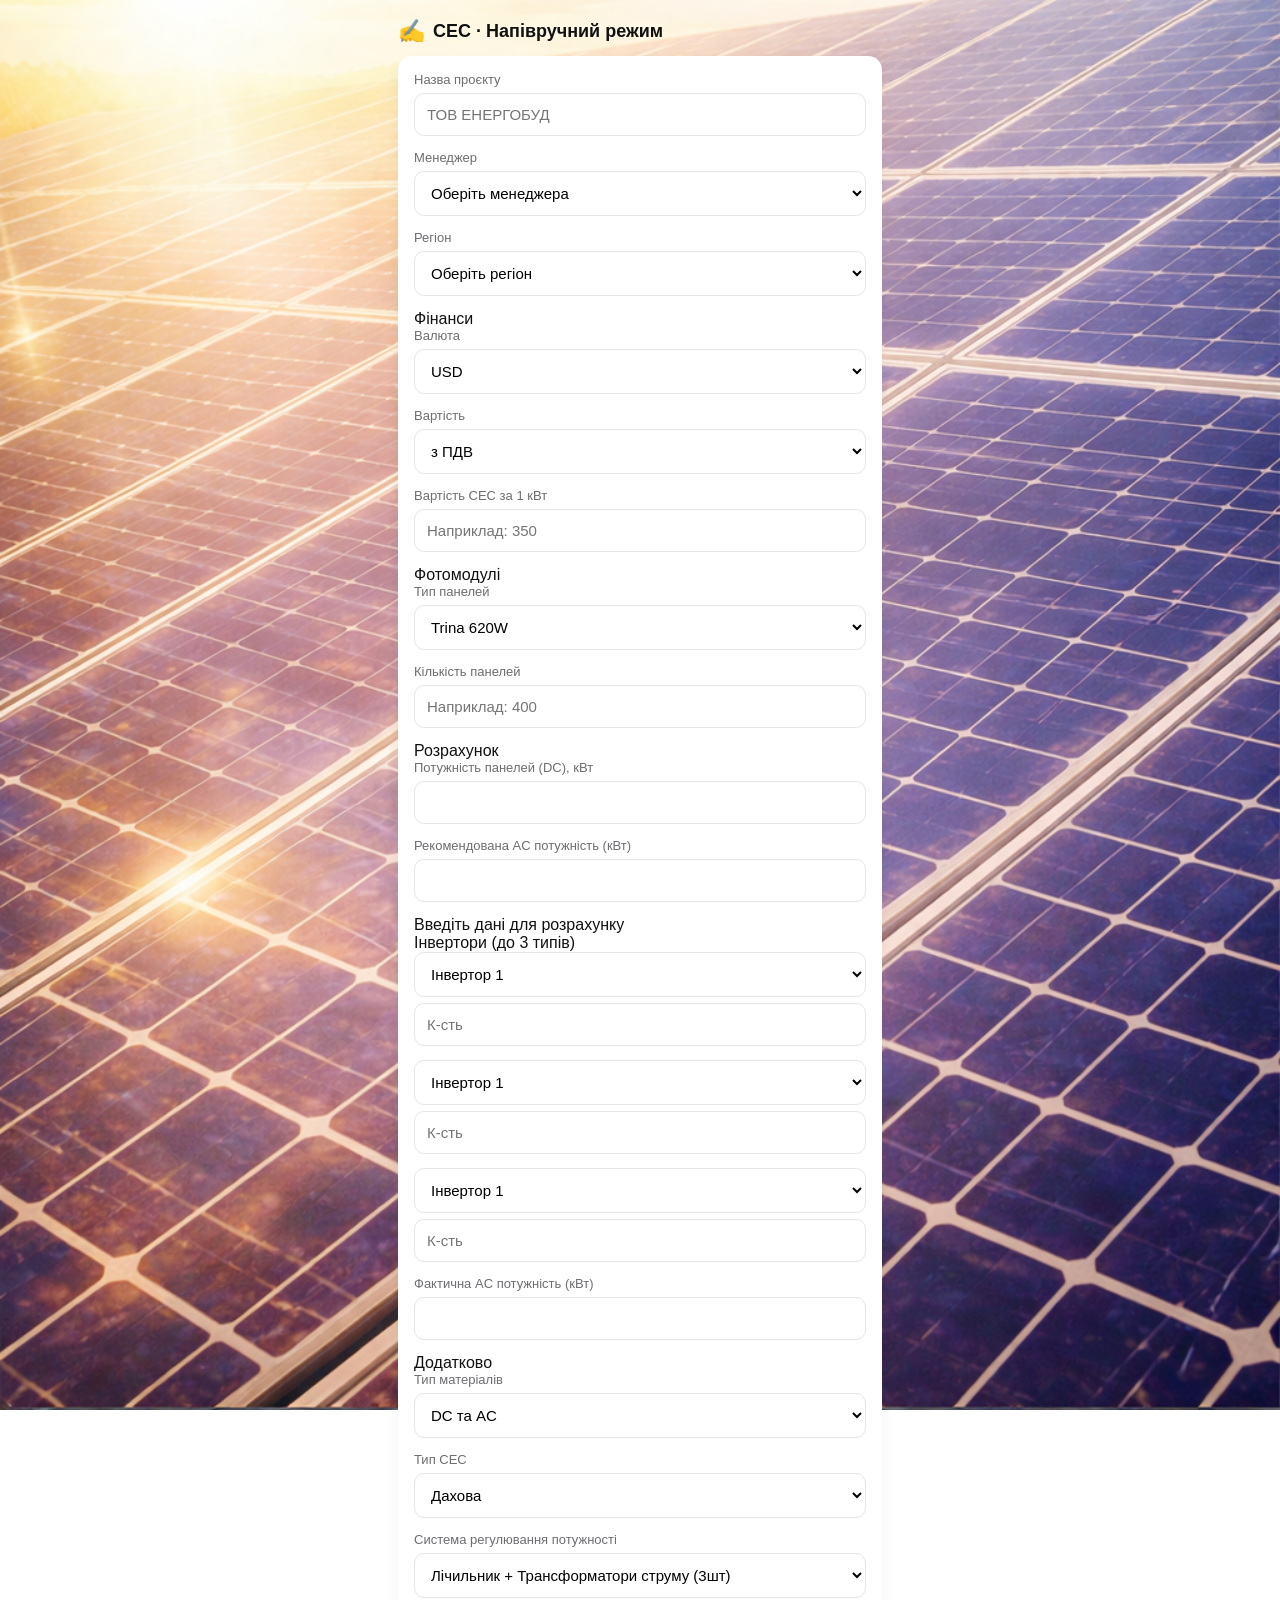
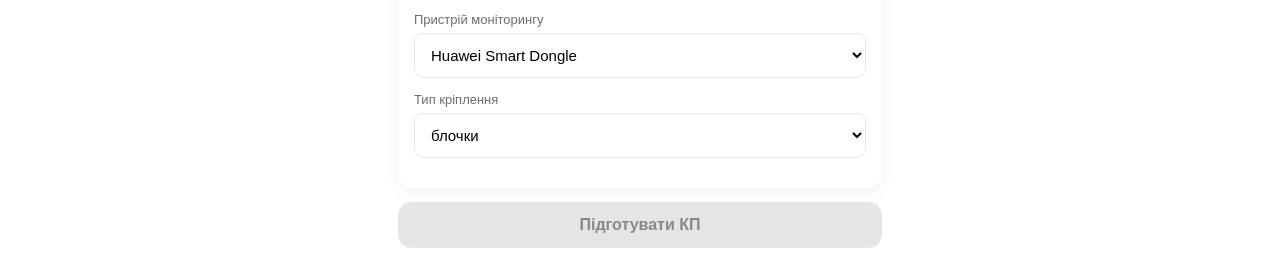
<file: webappKP generator/ses/manual.html>
<!DOCTYPE html>
<html lang="uk">
<head>
  <meta charset="UTF-8" />
  <meta name="viewport" content="width=device-width, initial-scale=1, maximum-scale=1" />
  <title>СЕС — Напівручний режим</title>

  <script src="https://telegram.org/js/telegram-web-app.js"></script>
  <link rel="stylesheet" href="../css/telegram.css" />
  <script src="../js/auth.js" defer></script>

  <script src="../js/app.js" defer></script>
  <script src="../js/catalog.js" defer></script>
  <script src="../js/calculate-engine.js" defer></script>
  <script src="../js/ses/manual.js" defer></script>
</head>

<body>

<div class="app">

  <div class="page-header">
    <span class="page-icon">✍️</span>
    <h1 class="page-title">СЕС · Напівручний режим</h1>
  </div>

  <div class="card form-card">

    <!-- ================= ОСНОВНІ ДАНІ ================= -->

    <div class="field">
      <label>Назва проєкту</label>
      <input id="project_name" type="text" placeholder="ТОВ ЕНЕРГОБУД" />
    </div>

    <div class="field">
      <label>Менеджер</label>
      <select id="manager">
        <option value="">Оберіть менеджера</option>
      </select>
    </div>

    <div class="field">
      <label>Регіон</label>
      <select id="region">
        <option value="">Оберіть регіон</option>
        <option>Вінницька область</option>
        <option>Волинська область</option>
        <option>Дніпропетровська область</option>
        <option>Донецька область</option>
        <option>Житомирська область</option>
        <option>Закарпатська область</option>
        <option>Запорізька область</option>
        <option>Івано-Франківська область</option>
        <option>Київська область</option>
        <option>м. Київ</option>
        <option>Кіровоградська область</option>
        <option>Львівська область</option>
        <option>Миколаївська область</option>
        <option>Одеська область</option>
        <option>Полтавська область</option>
        <option>Рівненська область</option>
        <option>Сумська область</option>
        <option>Тернопільська область</option>
        <option>Харківська область</option>
        <option>Херсонська область</option>
        <option>Хмельницька область</option>
        <option>Черкаська область</option>
        <option>Чернівецька область</option>
        <option>Чернігівська область</option>
      </select>
    </div>

    <!-- ================= ФІНАНСИ ================= -->

    <div class="divider">Фінанси</div>

      <!-- Валюта -->
    <div class="field">
      <label for="currency">Валюта</label>
      <select id="currency">
        <option>USD</option>
        <option>EUR</option>
      </select>
    </div>

    <div class="field">
      <label>Вартість</label>
      <select id="price_vat_type">
        <option selected>з ПДВ</option>
      </select>
    </div>

    <div class="field">
      <label>Вартість СЕС за 1 кВт</label>
      <input id="price_per_kw" type="number" min="0" step="0.01" placeholder="Наприклад: 350" />
    </div>

    <!-- ================= ФОТОМОДУЛІ ================= -->

    <div class="divider">Фотомодулі</div>

    <div class="field">
      <label>Тип панелей</label>
      <select id="module_type">
        <option value="">Оберіть панель</option>
        <option value="Фотоелектричні модулі Тrina 575W" data-watt="575">Тrina 575W</option>
        <option value="Фотоелектричні модулі Тrina 580W" data-watt="580">Тrina 580W</option>
        <option value="Фотоелектричні модулі Тrina 610W" data-watt="610">Тrina 610W</option>
        <option value="Фотоелектричні модулі Тrina 710W" data-watt="710">Тrina 710W</option>
        <option value="Фотоелектричні модулі JA 625W" data-watt="625">JA 625W</option>
        <option value="Фотоелектричні модулі Longi 580W" data-watt="580">Longi 580W</option>
        <option value="Фотоелектричні модулі Longi 610W" data-watt="610">Longi 610W</option>
        <option value="Фотоелектричні модулі Trina 625W" data-watt="625">Trina 625W</option>
        <option value="Фотоелектричні модулі Trina 620W" data-watt="620" selected>Trina 620W</option>
      </select>
    </div>

    <div class="field">
      <label>Кількість панелей</label>
      <input id="panel_qty" type="number" min="0" placeholder="Наприклад: 400" />
    </div>

    <!-- ================= РОЗРАХУНОК ================= -->

    <div class="divider">Розрахунок</div>

    <div class="field">
      <label>Потужність панелей (DC), кВт</label>
      <input id="real_dc" type="number" readonly />
    </div>

    <div class="field">
      <label>Рекомендована AC потужність (кВт)</label>
      <input id="recommended_ac" type="number" readonly />
    </div>

    <div class="hint-box" id="recommendationBox">
      Введіть дані для розрахунку
    </div>

    <!-- ================= ІНВЕРТОРИ ================= -->

    <div class="divider">Інвертори (до 3 типів)</div>

    <div class="field inverter-row">
      <select id="inverter_1_model">
        <option value="">Інвертор 1</option>
        <option value="150">Huawei SUN2000-150KTL-G0</option>
        <option value="115">Huawei SUN2000-115KTL-M2</option>
        <option value="100">Huawei SUN2000-100KTL-M2</option>
        <option value="50">Huawei SUN2000-50KTL-M3</option>
        <option value="30">Huawei SUN2000-30KTL-M3</option>
      </select>
      <input id="inverter_1_qty" type="number" min="0" placeholder="К-сть" />
    </div>

    <div class="field inverter-row">
      <select id="inverter_2_model">
        <option value="">Інвертор 1</option>
        <option value="150">Huawei SUN2000-150KTL-G0</option>
        <option value="115">Huawei SUN2000-115KTL-M2</option>
        <option value="100">Huawei SUN2000-100KTL-M2</option>
        <option value="50">Huawei SUN2000-50KTL-M3</option>
        <option value="30">Huawei SUN2000-30KTL-M3</option>
      <input id="inverter_2_qty" type="number" min="0" placeholder="К-сть" />
    </div>

    <div class="field inverter-row">
      <select id="inverter_3_model">
        <option value="">Інвертор 1</option>
        <option value="150">Huawei SUN2000-150KTL-G0</option>
        <option value="115">Huawei SUN2000-115KTL-M2</option>
        <option value="100">Huawei SUN2000-100KTL-M2</option>
        <option value="50">Huawei SUN2000-50KTL-M3</option>
        <option value="30">Huawei SUN2000-30KTL-M3</option>
      <input id="inverter_3_qty" type="number" min="0" placeholder="К-сть" />
    </div>

    <div class="field">
      <label>Фактична AC потужність (кВт)</label>
      <input id="real_ac" type="number" readonly />
    </div>

    <!-- ================= ДОДАТКОВО ================= -->

    <div class="divider">Додатково</div>

    <div class="field">
      <label>Тип матеріалів</label>
      <select id="material_type">
        <option>DC та AC</option>
        <option>DC</option>
      </select>
    </div>

    <div class="field">
      <label>Тип СЕС</label>
      <select id="ses_type">
        <option selected>Дахова</option>
        <option>Наземна</option>
      </select>
    </div>

    <div class="field">
      <label>Система регулювання потужності</label>
      <select id="power_regulation">
        <option>Лічильник + Трансформатори струму (3шт)</option>
      </select>
    </div>

    <div class="field">
      <label>Пристрій моніторингу</label>
      <select id="monitoring_device">
        <option selected>Huawei Smart Dongle</option>
      </select>
    </div>

    <div class="field">
      <label>Тип кріплення</label>
      <select id="mount_type">
        <option>блочки</option>
        <option>сітка</option>
        <option>баластна сітка</option>
        <option>баластна сітка з противагою</option>
        <option>гвинт-шуруп</option>
        <option>схід-захід</option>
        <option>схід-захід (без баласту) деш.</option>
        <option>схід-захід (без баласту) дор.</option>
        <option>з підйомом</option>
        <option>з підйомом без баласту</option>
        <option>наземка</option>
        <option>наземка схід-захід</option>
      </select>
    </div>

  </div>

  <button class="primary-btn" id="submitBtn" disabled>
    Підготувати КП
  </button>

</div>

</body>
</html>
</file>
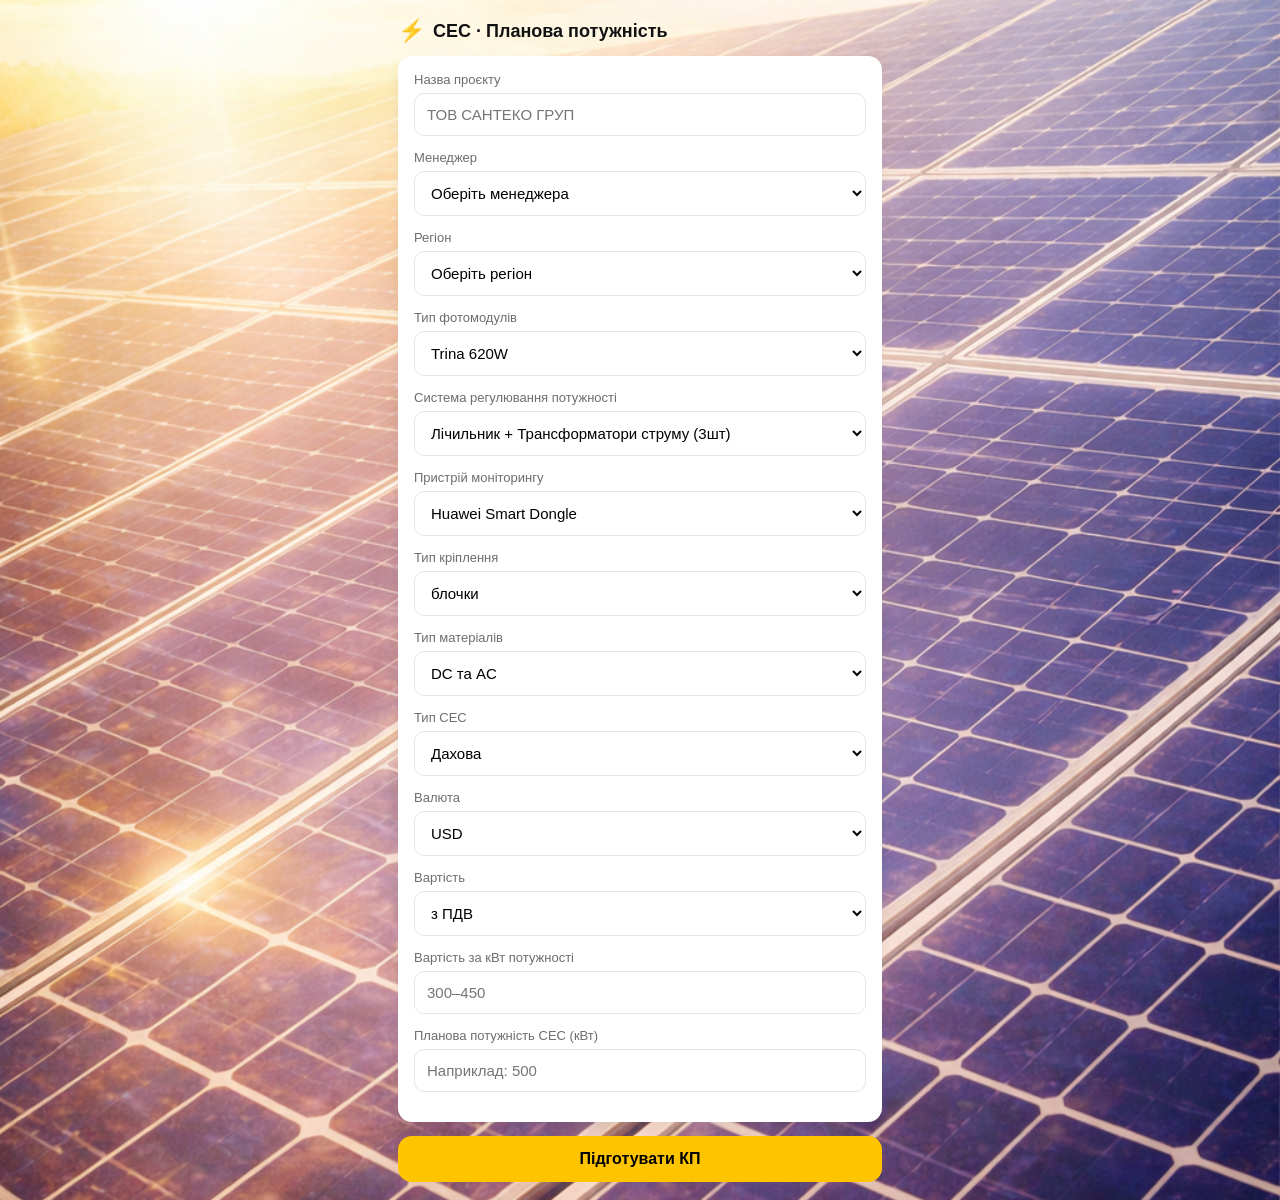
<file: webappKP generator/ses/power.html>
<!DOCTYPE html>
<html lang="uk">
<head>
  <meta charset="UTF-8" />
  <meta name="viewport" content="width=device-width, initial-scale=1, maximum-scale=1" />
  <title>СЕС — Планова потужність</title>

  <script src="https://telegram.org/js/telegram-web-app.js"></script>
  <link rel="stylesheet" href="../css/telegram.css" />
  <script src="../js/auth.js" defer></script>

  <!-- Global logic -->
  <script src="../js/app.js" defer></script>

  <!-- Catalog + calculation engine -->
  <script src="../js/catalog.js" defer></script>
  <script src="../js/calculate-engine.js" defer></script>

  <!-- Page specific logic -->
  <script src="../js/ses/power.js" defer></script>
</head>

<body data-page="ses-power">

<div class="app">

  <div class="page-header">
    <span class="page-icon">⚡</span>
    <h1 class="page-title">СЕС · Планова потужність</h1>
  </div>

  <div class="card form-card">

    <!-- Назва -->
    <div class="field">
      <label for="project_name">Назва проєкту</label>
      <input id="project_name" type="text" placeholder="ТОВ САНТЕКО ГРУП" />
    </div>

    <!-- Менеджер -->
    <div class="field">
      <label for="manager">Менеджер</label>
      <select id="manager">
        <option value="">Оберіть менеджера</option>
      </select>
    </div>

    <!-- Регіон -->
    <div class="field">
      <label for="region">Регіон</label>
      <select id="region">
        <option value="">Оберіть регіон</option>
        <option>Вінницька область</option>
        <option>Волинська область</option>
        <option>Дніпропетровська область</option>
        <option>Житомирська область</option>
        <option>Закарпатська область</option>
        <option>м. Київ</option>
        <option>Київська область</option>
        <option>Кіровоградська область</option>
        <option>Львівська область</option>
        <option>Одеська область</option>
        <option>Полтавська область</option>
        <option>Івано-Франківська область</option>
        <option>Рівненська область</option>
        <option>Тернопільська область</option>
        <option>Хмельницька область</option>
        <option>Черкаська область</option>
        <option>Чернівецька область</option>
        <option>Чернігівська область</option>
        <option>Запорізька область</option>
        <option>Миколаївська область</option>
        <option>Сумська область</option>
        <option>Харківська область</option>
        <option>Херсонська область</option>
      </select>
    </div>

    <!-- Фотомодулі -->
<div class="field">
  <label for="module_type">Тип фотомодулів</label>
  <select id="module_type">
    <option value="">Оберіть панель</option>
        <option value="Фотоелектричні модулі Тrina 575W" data-watt="575">Тrina 575W</option>
        <option value="Фотоелектричні модулі Тrina 580W" data-watt="580">Тrina 580W</option>
        <option value="Фотоелектричні модулі Тrina 610W" data-watt="610">Тrina 610W</option>
        <option value="Фотоелектричні модулі Тrina 710W" data-watt="710">Тrina 710W</option>
        <option value="Фотоелектричні модулі JA 625W" data-watt="625">JA 625W</option>
        <option value="Фотоелектричні модулі Longi 580W" data-watt="580">Longi 580W</option>
        <option value="Фотоелектричні модулі Longi 610W" data-watt="610">Longi 610W</option>
        <option value="Фотоелектричні модулі Trina 625W" data-watt="625">Trina 625W</option>
        <option value="Фотоелектричні модулі Trina 620W" data-watt="620" selected>Trina 620W</option>
      </select>
</div>


    <!-- Регулювання -->
    <div class="field">
      <label for="power_regulation">Система регулювання потужності</label>
      <select id="power_regulation">
        <option>Лічильник + Трансформатори струму (3шт)</option>
      </select>
    </div>

    <!-- Моніторинг -->
    <div class="field">
      <label for="monitoring_device">Пристрій моніторингу</label>
      <select id="monitoring_device">
        <option selected>Huawei Smart Dongle</option>
      </select>
    </div>

    <!-- Кріплення -->
    <div class="field">
      <label for="mount_type">Тип кріплення</label>
      <select id="mount_type">
        <option>блочки</option>
        <option>сітка</option>
        <option>баластна сітка</option>
        <option>баластна сітка з противагою</option>
        <option>гвинт-шуруп</option>
        <option>схід-захід</option>
        <option>схід-захід (без баласту) деш.</option>
        <option>схід-захід (без баласту) дор.</option>
        <option>з підйомом</option>
        <option>з підйомом без баласту</option>
        <option>наземка</option>
        <option>наземка схід-захід</option>
      </select>
    </div>

    <!-- Матеріали -->
    <div class="field">
      <label for="material_type">Тип матеріалів</label>
      <select id="material_type">
        <option>DC та AC</option>
        <option>DC</option>
      </select>
    </div>

    <!-- Тип СЕС -->
    <div class="field">
      <label for="ses_type">Тип СЕС</label>
      <select id="ses_type">
        <option selected>Дахова</option>
        <option>Наземна</option>
      </select>
    </div>

      <!-- Валюта -->
    <div class="field">
      <label for="currency">Валюта</label>
      <select id="currency">
        <option>USD</option>
        <option>EUR</option>
      </select>
    </div>

    <!-- ПДВ -->
    <div class="field">
      <label for="price_vat_type">Вартість</label>
      <select id="price_vat_type">
        <option selected>з ПДВ</option>
      </select>
    </div>

    <!-- Ціна за кВт -->
    <div class="field">
      <label for="price_per_kw">Вартість за кВт потужності</label>
      <input id="price_per_kw"
             type="number"
             min="300"
             max="450"
             placeholder="300–450" />
    </div>

    <!-- Планова потужність -->
    <div class="field">
      <label for="planned_power">
        Планова потужність СЕС (кВт)
      </label>
      <input id="planned_power"
             type="number"
             min="1"
             placeholder="Наприклад: 500" />
    </div>

  </div>

  <button class="primary-btn" id="submitBtn">
    Підготувати КП
  </button>

</div>

</body>
</html>
</file>
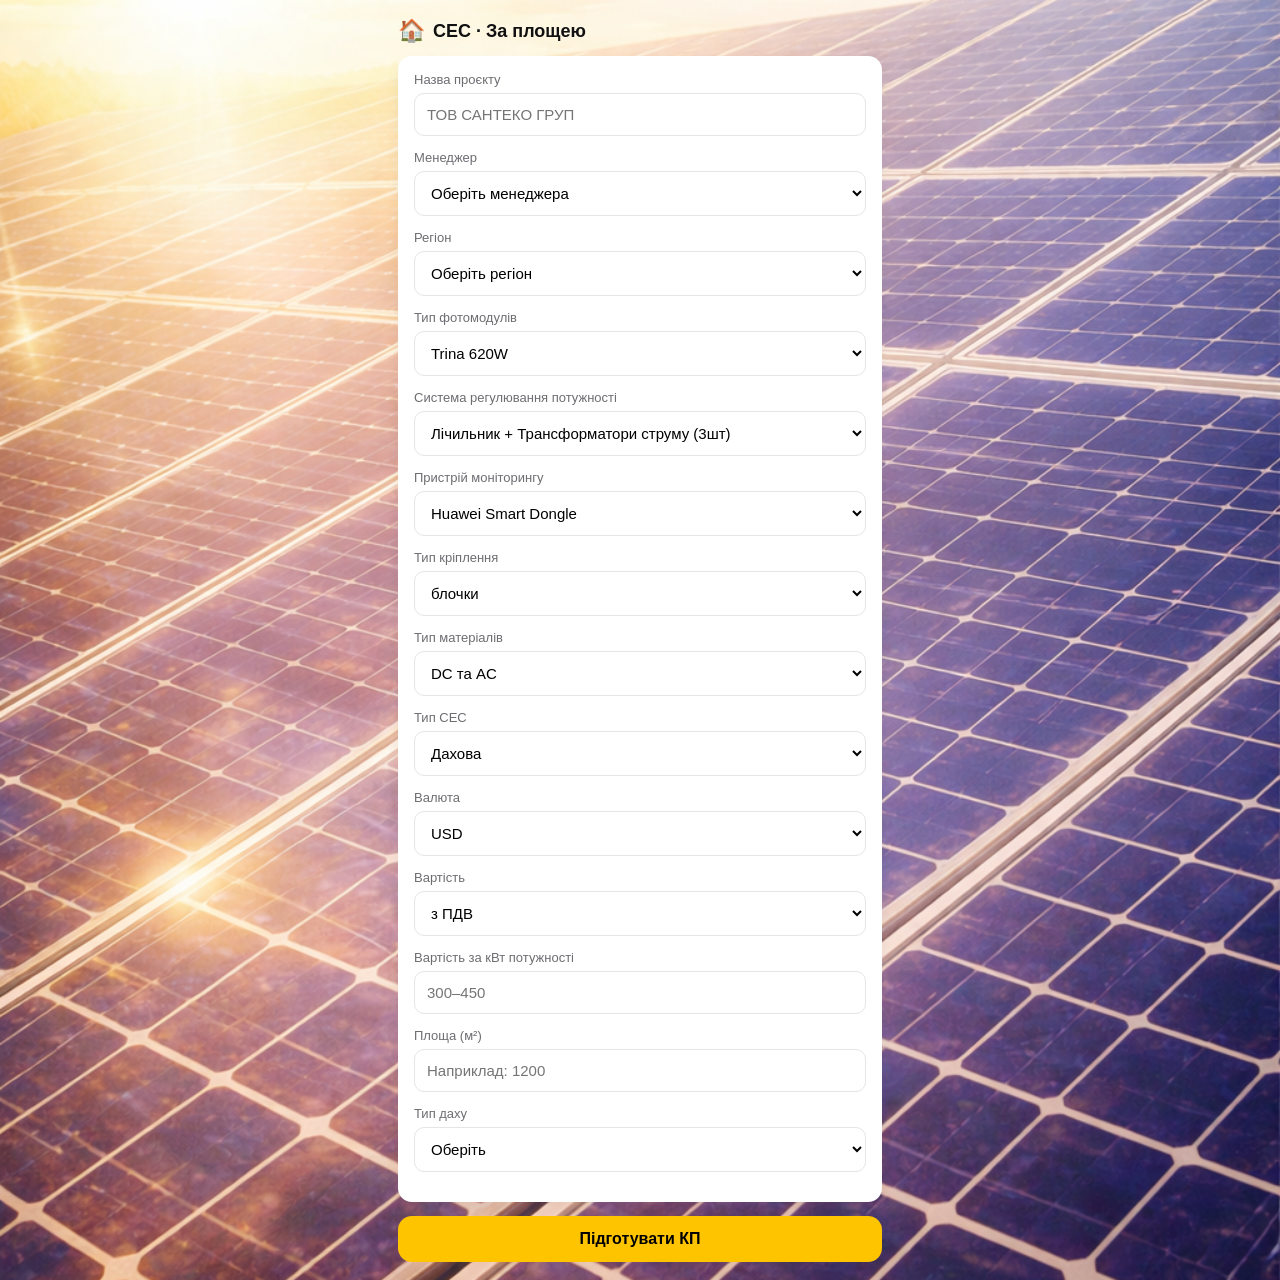
<file: webappKP generator/ses/roof.html>
<!DOCTYPE html>
<html lang="uk">
<head>
  <meta charset="UTF-8" />
  <meta name="viewport" content="width=device-width, initial-scale=1, maximum-scale=1" />
  <title>СЕС — За площею</title>

  <script src="https://telegram.org/js/telegram-web-app.js"></script>
  <link rel="stylesheet" href="../css/telegram.css" />
  <script src="../js/auth.js" defer></script>

  <!-- Global logic -->
  <script src="../js/app.js" defer></script>

  <!-- Catalog + calculation engine -->
  <script src="../js/catalog.js" defer></script>
  <script src="../js/calculate-engine.js" defer></script>

  <!-- Page specific logic -->
  <script src="../js/ses/roof.js" defer></script>
</head>

<body data-page="ses-roof">

<div class="app">

  <div class="page-header">
    <span class="page-icon">🏠</span>
    <h1 class="page-title">СЕС · За площею</h1>
  </div>

  <div class="card form-card">

    <!-- Назва -->
    <div class="field">
      <label for="project_name">Назва проєкту</label>
      <input id="project_name" type="text" placeholder="ТОВ САНТЕКО ГРУП" />
    </div>

    <!-- Менеджер -->
    <div class="field">
      <label for="manager">Менеджер</label>
      <select id="manager">
        <option value="">Оберіть менеджера</option>
      </select>
    </div>

    <!-- Регіон -->
    <div class="field">
      <label for="region">Регіон</label>
      <select id="region">
        <option value="">Оберіть регіон</option>
        <option>Вінницька область</option>
        <option>Волинська область</option>
        <option>Дніпропетровська область</option>
        <option>Житомирська область</option>
        <option>Закарпатська область</option>
        <option>м. Київ</option>
        <option>Київська область</option>
        <option>Кіровоградська область</option>
        <option>Львівська область</option>
        <option>Одеська область</option>
        <option>Полтавська область</option>
        <option>Івано-Франківська область</option>
        <option>Рівненська область</option>
        <option>Тернопільська область</option>
        <option>Хмельницька область</option>
        <option>Черкаська область</option>
        <option>Чернівецька область</option>
        <option>Чернігівська область</option>
        <option>Запорізька область</option>
        <option>Миколаївська область</option>
        <option>Сумська область</option>
        <option>Харківська область</option>
        <option>Херсонська область</option>
      </select>
    </div>

   <!-- Фотомодулі -->
<div class="field">
  <label for="module_type">Тип фотомодулів</label>
  <select id="module_type">
    <option value="">Оберіть панель</option>
        <option value="Фотоелектричні модулі Тrina 575W" data-watt="575">Тrina 575W</option>
        <option value="Фотоелектричні модулі Тrina 580W" data-watt="580">Тrina 580W</option>
        <option value="Фотоелектричні модулі Тrina 610W" data-watt="610">Тrina 610W</option>
        <option value="Фотоелектричні модулі Тrina 710W" data-watt="710">Тrina 710W</option>
        <option value="Фотоелектричні модулі JA 625W" data-watt="625">JA 625W</option>
        <option value="Фотоелектричні модулі Longi 580W" data-watt="580">Longi 580W</option>
        <option value="Фотоелектричні модулі Longi 610W" data-watt="610">Longi 610W</option>
        <option value="Фотоелектричні модулі Trina 625W" data-watt="625">Trina 625W</option>
        <option value="Фотоелектричні модулі Trina 620W" data-watt="620" selected>Trina 620W</option>
      </select>
</div>


    <!-- Регулювання -->
    <div class="field">
      <label for="power_regulation">Система регулювання потужності</label>
      <select id="power_regulation">
        <option>Лічильник + Трансформатори струму (3шт)</option>
      </select>
    </div>

    <!-- Моніторинг -->
    <div class="field">
      <label for="monitoring_device">Пристрій моніторингу</label>
      <select id="monitoring_device">
        <option selected>Huawei Smart Dongle</option>
      </select>
    </div>

    <!-- Кріплення -->
    <div class="field">
      <label for="mount_type">Тип кріплення</label>
      <select id="mount_type">
        <option>блочки</option>
        <option>сітка</option>
        <option>баластна сітка</option>
        <option>баластна сітка з противагою</option>
        <option>гвинт-шуруп</option>
        <option>схід-захід</option>
        <option>схід-захід (без баласту) деш.</option>
        <option>схід-захід (без баласту) дор.</option>
        <option>з підйомом</option>
        <option>з підйомом без баласту</option>
        <option>наземка</option>
        <option>наземка схід-захід</option>
      </select>
    </div>

    <!-- Матеріали -->
    <div class="field">
      <label for="material_type">Тип матеріалів</label>
      <select id="material_type">
        <option>DC та AC</option>
        <option>DC</option>
      </select>
    </div>

    <!-- Тип СЕС -->
    <div class="field">
      <label for="ses_type">Тип СЕС</label>
      <select id="ses_type">
        <option selected>Дахова</option>
        <option>Наземна</option>
      </select>
    </div>

     <!-- Валюта -->
    <div class="field">
      <label for="currency">Валюта</label>
      <select id="currency">
        <option>USD</option>
        <option>EUR</option>
      </select>
    </div>

    <!-- ПДВ -->
    <div class="field">
      <label for="price_vat_type">Вартість</label>
      <select id="price_vat_type">
        <option selected>з ПДВ</option>
      </select>
    </div>

    <!-- Ціна за кВт -->
    <div class="field">
      <label for="price_per_kw">Вартість за кВт потужності</label>
      <input id="price_per_kw"
             type="number"
             min="300"
             max="450"
             placeholder="300–450" />
    </div>

    <!-- Площа -->
    <div class="field">
      <label for="roof_area">Площа (м²)</label>
      <input id="roof_area"
             type="number"
             min="1"
             placeholder="Наприклад: 1200" />
    </div>

    <!-- Тип даху -->
    <div class="field">
      <label for="roof_mount_type">Тип даху</label>
      <select id="roof_mount_type">
        <option value="">Оберіть</option>
        <option>Під нахилом</option>
        <option>Без нахилу</option>
      </select>
    </div>

  </div>

  <button class="primary-btn" id="submitBtn">
    Підготувати КП
  </button>

</div>

</body>
</html>
</file>
<file: webappKP generator/css/telegram.css>
:root {
  --bg: #f5f6f8;
  --card: #ffffff;
  --text: #111;
  --hint: #6d6d72;
  --border: #e5e5ea;

  --yellow: #FFC400;
  --yellow-soft: #fff4c2;

  --radius: 14px;
}

/* RESET */
* {
  box-sizing: border-box;
  font-family: -apple-system, BlinkMacSystemFont, "Segoe UI", Roboto, sans-serif;
}

body {
  margin: 0;
  background: url("../images/solar-bg.png") no-repeat center center fixed;
  background-size: cover;
  color: var(--text);
  font-size: 16px;
}

/* APP WRAPPER */
.app {
  padding: 18px;
  max-width: 520px;
  margin: 0 auto;
}

/* LOGO */
.logo-wrap {
  display: flex;
  justify-content: flex-start;
  margin-bottom: 8px;
}

.logo {
  width: 180px;
  height: auto;
}

/* BANNER */
.banner {
  background: var(--yellow);
  padding: 12px;
  border-radius: var(--radius);
  text-align: center;
  font-weight: 600;
  font-size: 14px;
  margin-bottom: 14px;
}

/* PAGE HEADER (UZE) */
.page-header {
  display: flex;
  align-items: center;
  gap: 8px;
  margin-bottom: 12px;
}

.page-icon {
  font-size: 22px;
}

.page-title {
  font-size: 18px;
  margin: 0;
}

/* CARD */
.card {
  background: var(--card);
  border-radius: var(--radius);
  padding: 16px;
  margin-bottom: 14px;
  box-shadow: 0 6px 14px rgba(0,0,0,0.05);
}

.title {
  font-size: 18px;
  margin-bottom: 6px;
}

.subtitle {
  font-size: 13px;
  color: var(--hint);
  margin-bottom: 14px;
}

.hint {
  font-size: 12px;
  color: var(--hint);
  margin-top: 10px;
}

/* TYPE SELECT */
.type-grid {
  display: grid;
  grid-template-columns: 1fr 1fr;
  gap: 10px;
}

.type-card {
  background: #f3f3f3;
  border-radius: var(--radius);
  padding: 14px;
  text-align: center;
  border: 2px solid transparent;
  cursor: pointer;
  transition: 0.15s;
}

.type-card.active {
  border-color: var(--yellow);
  background: var(--yellow-soft);
}

.type-icon {
  font-size: 22px;
  margin-bottom: 4px;
}

.type-name {
  font-weight: 600;
  font-size: 14px;
}

/* FORM */
.field {
  display: flex;
  flex-direction: column;
  gap: 6px;
  margin-bottom: 14px;
}

.field label {
  font-size: 13px;
  color: var(--hint);
}

.field input,
.field select {
  padding: 12px;
  border-radius: 10px;
  border: 1px solid var(--border);
  font-size: 15px;
  background: #fff;
  transition: 0.15s;
}

.field input:focus,
.field select:focus {
  outline: none;
  border-color: var(--yellow);
}

/* =========================
   UZE ERROR STYLES
   (НЕ впливає на першу сторінку)
========================= */

.field select.error {
  border-color: #d90000;
  background: #fff5f5;
}

.qty-error {
  font-size: 12px;
  color: #d90000;
  margin-top: 4px;
  display: none;
}

/* BUTTON */
.primary-btn {
  width: 100%;
  padding: 14px;
  border-radius: var(--radius);
  border: none;
  font-size: 16px;
  font-weight: 600;
  background: var(--yellow);
  color: #000;
  cursor: pointer;
  transition: 0.15s;
}

.primary-btn:active {
  opacity: 0.85;
}

/* Disabled state */
.primary-btn:disabled {
  background: #e5e5e5;
  color: #888;
  cursor: not-allowed;
  opacity: 1;
}
</file>
<file: webappKP generator/ses2/ses.css>
/* ======================================================
   SES WIZARD v2 — додаткові стилі поверх telegram.css
====================================================== */

/* Progress bar */
.progress-wrap {
  height: 4px;
  background: #e5e5ea;
  border-radius: 4px;
  margin-bottom: 6px;
  overflow: hidden;
}

.progress-bar {
  height: 100%;
  background: #FFC400;
  border-radius: 4px;
  transition: width 0.3s ease;
  width: 0%;
}

.step-label {
  font-size: 12px;
  color: #6d6d72;
  margin-bottom: 14px;
  text-align: right;
}

/* Step title */
.step-title {
  font-size: 17px;
  font-weight: 700;
  margin-bottom: 16px;
  color: #111;
}

/* Subtitle */
.subtitle {
  font-size: 13px;
  color: #6d6d72;
  margin-bottom: 14px;
}

/* Divider */
.divider {
  font-size: 12px;
  font-weight: 600;
  color: #6d6d72;
  text-transform: uppercase;
  letter-spacing: 0.05em;
  margin: 16px 0 10px;
  padding-bottom: 4px;
  border-bottom: 1px solid #e5e5ea;
}

/* Field hint */
.field-hint {
  font-size: 12px;
  color: #6d6d72;
  margin-top: 2px;
}

/* Info box */
.info-box {
  background: #fff4c2;
  border-radius: 10px;
  padding: 10px 14px;
  font-size: 14px;
  margin-top: 8px;
  color: #444;
}

/* ======================================================
   РЕЖИМ GRID (step 2)
====================================================== */

.mode-grid {
  display: grid;
  grid-template-columns: 1fr 1fr;
  gap: 10px;
}

.mode-card {
  background: #f3f3f3;
  border-radius: 14px;
  padding: 14px 10px;
  text-align: center;
  border: 2px solid transparent;
  cursor: pointer;
  transition: 0.15s;
  user-select: none;
}

.mode-card:active {
  transform: scale(0.97);
}

.mode-card.active {
  border-color: #FFC400;
  background: #fff4c2;
}

.mode-icon {
  font-size: 24px;
  margin-bottom: 4px;
}

.mode-name {
  font-weight: 600;
  font-size: 13px;
  margin-bottom: 2px;
}

.mode-hint {
  font-size: 11px;
  color: #6d6d72;
}

/* ======================================================
   КРІПЛЕННЯ — ДИНАМІЧНИЙ СПИСОК
====================================================== */

.mount-row {
  display: flex;
  gap: 6px;
  align-items: center;
  margin-bottom: 8px;
}

.mount-type-select {
  flex: 3;
  padding: 10px;
  border-radius: 10px;
  border: 1px solid #e5e5ea;
  font-size: 14px;
  background: #fff;
  min-width: 0;
}

.mount-qty-input {
  flex: 1;
  padding: 10px;
  border-radius: 10px;
  border: 1px solid #e5e5ea;
  font-size: 14px;
  background: #fff;
  text-align: center;
  min-width: 0;
}

.mount-remove-btn {
  width: 32px;
  height: 32px;
  border-radius: 8px;
  border: 1px solid #e5e5ea;
  background: #fff;
  color: #999;
  font-size: 13px;
  cursor: pointer;
  flex-shrink: 0;
  display: flex;
  align-items: center;
  justify-content: center;
  padding: 0;
  line-height: 1;
}

.mount-remove-btn:active {
  background: #fee2e2;
  color: #d90000;
}

.btn-add-mount {
  width: 100%;
  padding: 10px;
  border-radius: 10px;
  border: 1.5px dashed #FFC400;
  background: #fff;
  color: #888;
  font-size: 14px;
  font-weight: 500;
  cursor: pointer;
  margin-top: 4px;
  transition: 0.15s;
}

.btn-add-mount:active {
  background: #fff4c2;
}

.mount-summary {
  background: #f8f8f8;
  border-radius: 10px;
  padding: 10px 12px;
  margin-top: 8px;
  font-size: 14px;
}

.mount-total {
  margin-bottom: 6px;
  font-size: 14px;
}

.mount-ok   { color: #22c55e; font-weight: 600; }
.mount-warn { color: #f59e0b; font-weight: 600; }

.mount-breakdown {
  border-top: 1px solid #ebebeb;
  padding-top: 6px;
  display: flex;
  flex-direction: column;
  gap: 4px;
}

.mount-breakdown-row {
  display: flex;
  justify-content: space-between;
  font-size: 13px;
  color: #444;
}

.mount-type-label { color: #6d6d72; }
.mount-type-qty   { font-weight: 600; color: #111; }

/* ======================================================
   INPUT MODE TOGGLE (manual step 3)
====================================================== */

.input-mode-toggle {
  display: flex;
  gap: 6px;
  margin-bottom: 14px;
}

.input-mode-btn {
  flex: 1;
  padding: 10px 8px;
  border-radius: 10px;
  border: 1.5px solid #e5e5ea;
  background: #fff;
  font-size: 13px;
  font-weight: 500;
  color: #444;
  cursor: pointer;
  transition: 0.15s;
  text-align: center;
}

.input-mode-btn.active {
  border-color: #FFC400;
  background: #fff4c2;
  color: #111;
  font-weight: 600;
}

/* ======================================================
   ІНВЕРТОРИ — АВТО-ПІДБІР (step 5)
====================================================== */

.inverter-suggestion {
  background: #f8f8f8;
  border-radius: 14px;
  padding: 16px;
}

.suggestion-header {
  display: flex;
  align-items: center;
  gap: 8px;
  font-weight: 600;
  font-size: 15px;
  margin-bottom: 14px;
  color: #111;
}

.suggestion-icon {
  font-size: 20px;
}

/* Картки інверторів */
.inverter-cards {
  display: flex;
  gap: 8px;
  flex-wrap: wrap;
  margin-bottom: 14px;
}

.inv-card {
  background: #fff;
  border: 1.5px solid #e5e5ea;
  border-radius: 12px;
  padding: 10px 14px;
  text-align: center;
  flex: 1;
  min-width: 90px;
}

.inv-qty-badge {
  font-size: 18px;
  font-weight: 700;
  color: #FFC400;
  line-height: 1.2;
}

.inv-power {
  font-size: 14px;
  font-weight: 600;
  color: #111;
}

.inv-name {
  font-size: 10px;
  color: #6d6d72;
  margin-top: 3px;
  line-height: 1.3;
}

/* Summary рядки */
.inverter-summary,
.manual-summary {
  margin-bottom: 10px;
}

.summary-row {
  display: flex;
  justify-content: space-between;
  align-items: center;
  font-size: 14px;
  padding: 4px 0;
  border-bottom: 1px solid #f0f0f0;
}

.summary-row:last-child {
  border-bottom: none;
}

.summary-row span {
  color: #6d6d72;
}

.summary-row strong {
  color: #111;
}

/* DC/AC ratio */
.ratio-bar {
  margin: 10px 0;
}

.ratio-display {
  font-size: 14px;
  font-weight: 600;
  display: flex;
  align-items: center;
  gap: 6px;
}

.ratio-norm {
  font-size: 12px;
  font-weight: 400;
  color: #6d6d72;
}

/* Кнопки прийняти/змінити */
.suggestion-actions {
  display: flex;
  gap: 8px;
  margin-top: 14px;
}

.btn-accept {
  flex: 2;
  padding: 12px;
  border-radius: 12px;
  border: none;
  background: #FFC400;
  font-size: 15px;
  font-weight: 600;
  cursor: pointer;
  transition: 0.15s;
}

.btn-accept:active {
  opacity: 0.85;
}

.btn-override {
  flex: 1;
  padding: 12px;
  border-radius: 12px;
  border: 1.5px solid #e5e5ea;
  background: #fff;
  font-size: 14px;
  color: #444;
  cursor: pointer;
  transition: 0.15s;
}

.btn-override:active {
  background: #f3f3f3;
}

/* Ручний режим інверторів */
.manual-header {
  margin-bottom: 12px;
}

.btn-back-auto {
  background: none;
  border: none;
  color: #1a73e8;
  font-size: 14px;
  cursor: pointer;
  padding: 0;
}

.inverter-row {
  display: flex;
  gap: 8px;
}

.inverter-row .inv-model {
  flex: 3;
  padding: 10px;
  border-radius: 10px;
  border: 1px solid #e5e5ea;
  font-size: 14px;
  background: #fff;
}

.inverter-row .inv-qty {
  flex: 1;
  padding: 10px;
  border-radius: 10px;
  border: 1px solid #e5e5ea;
  font-size: 14px;
  background: #fff;
  text-align: center;
}

.inv-error {
  color: #d90000;
  font-size: 14px;
  padding: 8px 0;
}

/* ======================================================
   CREDIT TOGGLE (step 8) — такий же стиль як currency
====================================================== */

.credit-btn {
  flex: 1;
  padding: 12px;
  border-radius: 12px;
  border: 1.5px solid #e5e5ea;
  background: #fff;
  font-size: 15px;
  font-weight: 600;
  cursor: pointer;
  transition: 0.15s;
  color: #444;
}

.credit-btn.active {
  border-color: #FFC400;
  background: #fff4c2;
  color: #111;
}

/* ======================================================
   ВАЛЮТА TOGGLE (step 6)
====================================================== */

.currency-toggle {
  display: flex;
  gap: 8px;
}

.currency-btn {
  flex: 1;
  padding: 12px;
  border-radius: 12px;
  border: 1.5px solid #e5e5ea;
  background: #fff;
  font-size: 15px;
  font-weight: 600;
  cursor: pointer;
  transition: 0.15s;
  color: #444;
}

.currency-btn.active {
  border-color: #FFC400;
  background: #fff4c2;
  color: #111;
}

/* ======================================================
   PREVIEW — SUMMARY (step 7)
====================================================== */

.summary-section {
  background: #f8f8f8;
  border-radius: 12px;
  padding: 12px 14px;
  margin-bottom: 10px;
}

.summary-section .summary-row {
  font-size: 14px;
  padding: 5px 0;
}

/* ======================================================
   НАВІГАЦІЯ (фіксована знизу)
====================================================== */

.nav-wrap {
  display: flex;
  gap: 10px;
  margin-top: 4px;
  margin-bottom: 24px;
}

.nav-btn {
  flex: 1;
  padding: 14px;
  border-radius: 14px;
  border: none;
  font-size: 16px;
  font-weight: 600;
  cursor: pointer;
  transition: 0.15s;
}

.nav-btn:active {
  opacity: 0.85;
}

.next-btn {
  background: #FFC400;
  color: #000;
}

.next-btn.submit-btn {
  background: #22c55e;
  color: #fff;
}

.back-btn {
  background: #f3f3f3;
  color: #444;
  flex: 0 0 auto;
  padding: 14px 20px;
}

.next-btn:disabled {
  background: #e5e5e5;
  color: #888;
  cursor: not-allowed;
}

/* ======================================================
   IMAGE UPLOAD (step 8)
====================================================== */

.img-file-input {
  display: none;
}

.img-upload-btn {
  display: flex;
  align-items: center;
  gap: 10px;
  padding: 14px 16px;
  border-radius: 12px;
  border: 1.5px dashed #FFC400;
  background: #fff;
  cursor: pointer;
  font-size: 14px;
  font-weight: 500;
  color: #555;
  transition: 0.15s;
  width: 100%;
  box-sizing: border-box;
}

.img-upload-btn:active {
  background: #fff4c2;
}

.img-upload-icon {
  font-size: 22px;
  flex-shrink: 0;
}

.img-preview-wrap {
  margin-top: 10px;
  position: relative;
}

.img-preview {
  width: 100%;
  max-height: 220px;
  object-fit: cover;
  border-radius: 12px;
  border: 1.5px solid #e5e5ea;
  display: block;
}

.img-remove-btn {
  position: absolute;
  top: 8px;
  right: 8px;
  padding: 6px 12px;
  border-radius: 8px;
  border: none;
  background: rgba(0,0,0,0.55);
  color: #fff;
  font-size: 12px;
  font-weight: 600;
  cursor: pointer;
}

.img-remove-btn:active {
  background: rgba(217,0,0,0.8);
}

/* ======================================================
   ERROR TOAST
====================================================== */

.error-toast {
  position: fixed;
  bottom: 80px;
  left: 50%;
  transform: translateX(-50%);
  background: #d90000;
  color: #fff;
  padding: 12px 20px;
  border-radius: 12px;
  font-size: 14px;
  font-weight: 500;
  z-index: 999;
  white-space: nowrap;
  box-shadow: 0 4px 16px rgba(0,0,0,0.2);
  animation: fadeInUp 0.2s ease;
}

@keyframes fadeInUp {
  from { opacity: 0; transform: translateX(-50%) translateY(10px); }
  to   { opacity: 1; transform: translateX(-50%) translateY(0);    }
}
</file>
